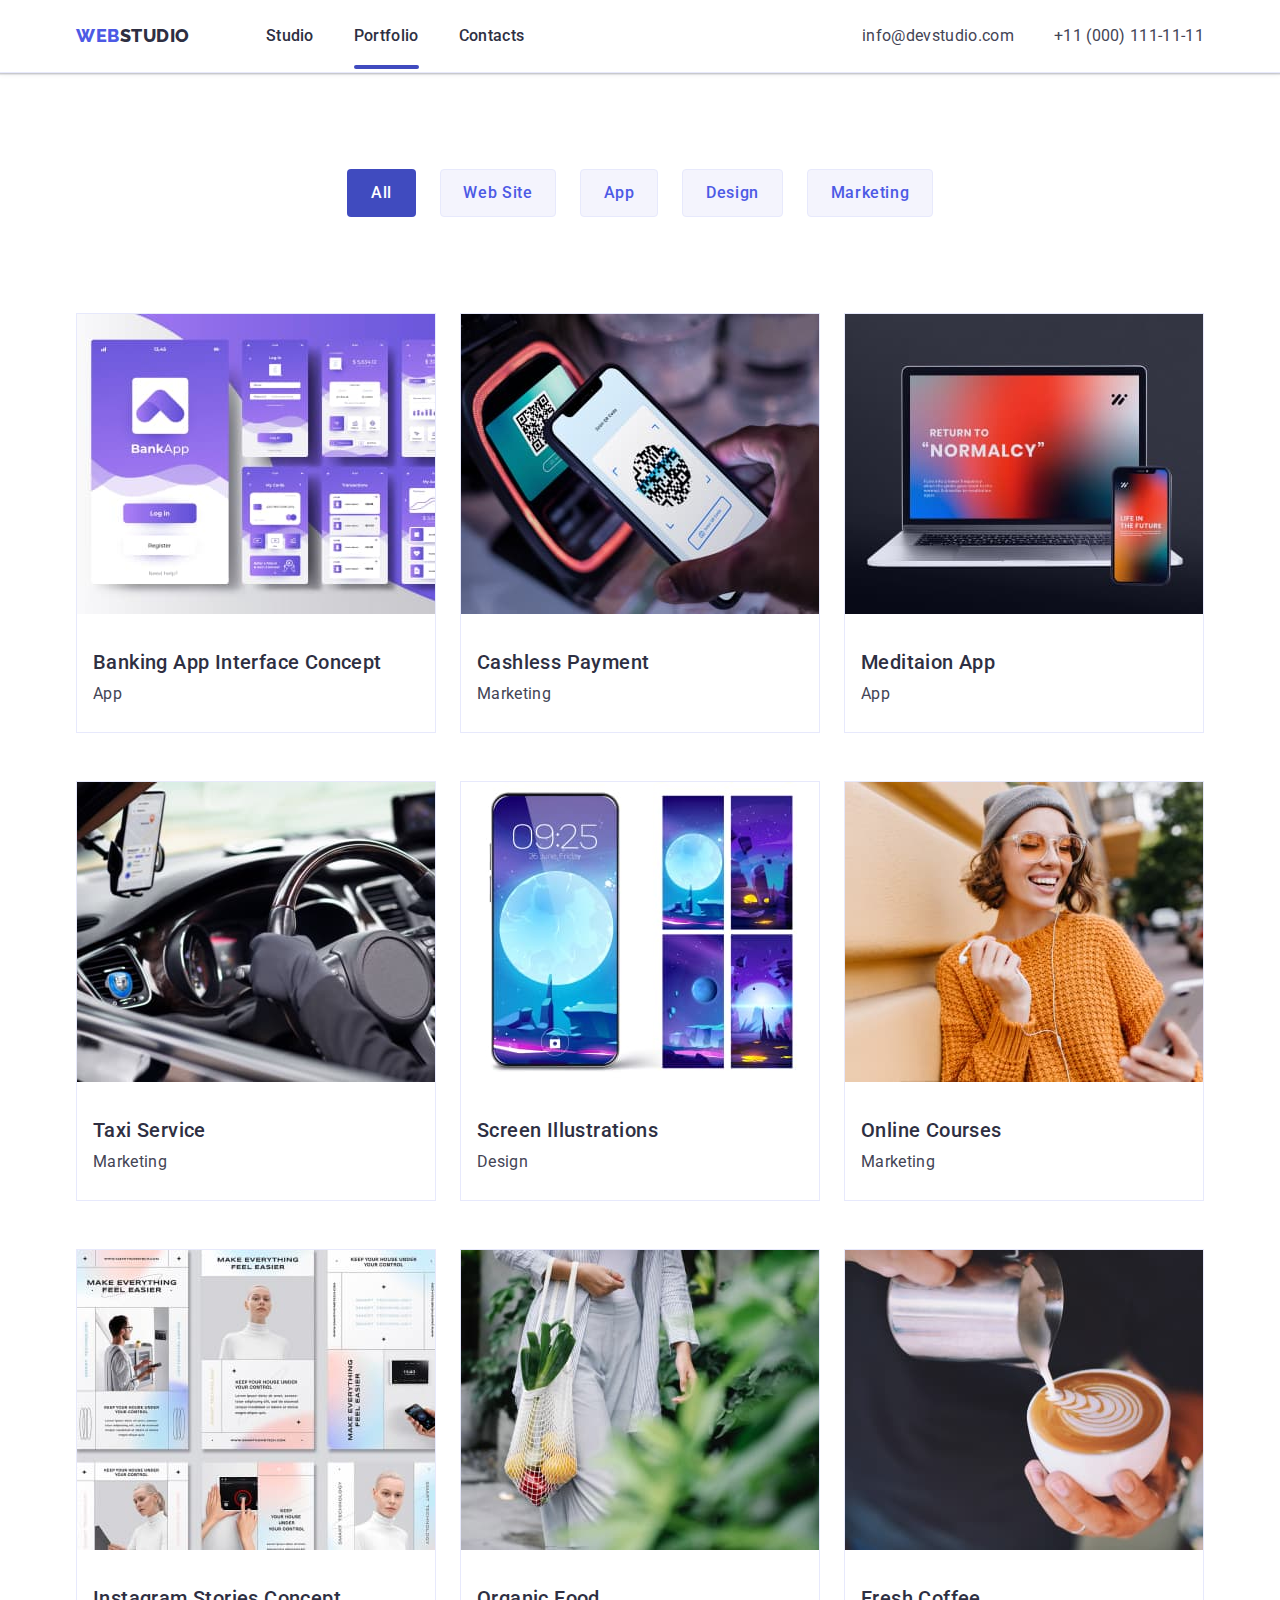
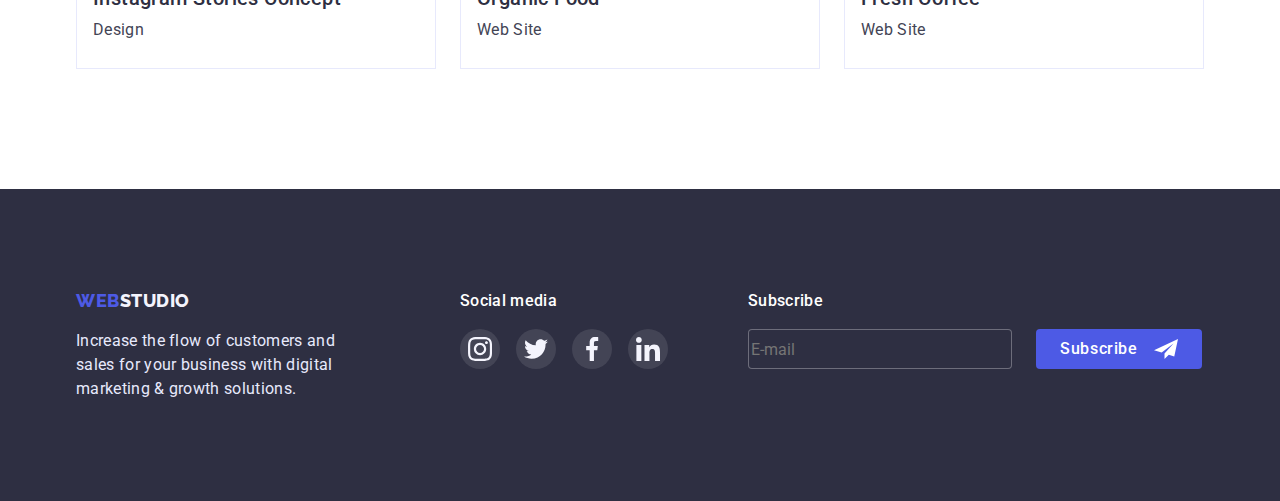
<file: portfolio.html>
<!DOCTYPE html>
<html lang="en">
<head>
    <meta charset="UTF-8">
    <meta http-equiv="X-UA-Compatible" content="IE=edge">
    <meta name="viewport" content="width=device-width, initial-scale=1.0">
    <title>Portfolio</title>
    <link rel="stylesheet" href="https://cdnjs.cloudflare.com/ajax/libs/modern-normalize/1.0.0/modern-normalize.min.css"/>
    <link rel="preconnect" href="https://fonts.googleapis.com">
<link rel="preconnect" href="https://fonts.gstatic.com" crossorigin>
<link href="https://fonts.googleapis.com/css2?family=Raleway:wght@800&family=Roboto:wght@400;500;700&display=swap" rel="stylesheet">
    <link rel="stylesheet" href="./css/style.css">

</head>
<body>
    <header class="header-portfolio">
        <div class="container">
            <div class="div-header">
            <div class="header-container">
                <div class="flex">
        <nav class="header-navigation">
         
        <a class="logo link link-hover" href="./index.html" target="_blank"><span class="web">Web</span><span class="studio">Studio</span></a></div> 
            <ul class="header-menu list">
                <li class="header-item item"><a class="header-link link link-hover" href="./index.html">Studio</a></li>
                <li class="header-item item"><a class="header-link link link-hover curent-portfolio" href="./portfolio.html">Portfolio</a></li>
                <li class="header-item item"><a class="header-link link link-hover" href="#">Contacts</a></li>
            </ul>
        </div>
            
            </nav>
            
                <ul class=" contact-div list">
                    <li class="contakt-item"><a class="contact link link-hover" href="mailto:info@devstudio.com">info@devstudio.com</a></li>
                    <li class="contakt-item"><a class="contact link link-hover" href="tel:+110001111111">+11 (000) 111-11-11</a></li>
                </ul>
            </div>
        </div>
            </div>
     </header>
     <main>
        <section class="section-portfolio">
            <div class="container">
                <div class="container-button-portfolio">
            <ul class="list list-portfolio-batton">
                <li class="item item-portfolio"><button class="button-section-peage" type="button">All</button></li> 
                <li class="item item-portfolio"><button class="button-section two-potrfolio" type="button">Web Site</button></li>
                <li class="item item-portfolio"><button class="button-section three" type="button">App</button></li>
                <li class="item item-portfolio"><button class="button-section thfo" type="button">Design</button></li>
                <li class="item item-portfolio"><button class="button-section fife" type="button">Marketing</button></li>
            </ul>
                </div>
            
            <ul class="list list-portfolio">
                <li class="item item-portfolio-two">
                    <a class="link link-card" href="#">
                        <div class="div-card-div">
                    <img class="img-blue" src="./images/kartu.jpg" alt="kartu" height="300" width="360">
                    <div class="div-card">
                        <p class="p-card">
                            14 Stylish and User-Friendly App Design Concepts · Task Manager App 
                            · Calorie Tracker App · Exotic Fruit Ecommerce App · Cloud Storage App
                        </p>
                    </div>
                        </div>
                
                    <h2 class="description-section">Banking App Interface Concept</h2>
                    <p class="section-tex">App</p>
                        
                </a>
                </li>

                <li class="item item-portfolio-two">
                    <a class="link link-card" href="#">
                        <div class="div-card-div">
                            <img src="./images/qrkod.jpg" alt="qrkod" height="300" width="360">
                    <div class="div-card">
                        <p class="p-card">
                            14 Stylish and User-Friendly App Design Concepts · Task Manager App 
                            · Calorie Tracker App · Exotic Fruit Ecommerce App · Cloud Storage App
                        </p>
                    </div>
                    </div>
                    <h2 class="description-section">Cashless Payment</h2>
                    <p class="section-tex">Marketing</p>
                </a>
                </li>
                    
                <li class="item item-portfolio-two">
                    <a class="link link-card" href="#">
                        <div class="div-card-div">
                            <img src="./images/macboock.jpg" alt="macboock" height="300" width="360">
                    <div class="div-card">
                        <p class="p-card">
                            14 Stylish and User-Friendly App Design Concepts · Task Manager App 
                            · Calorie Tracker App · Exotic Fruit Ecommerce App · Cloud Storage App
                        </p>
                    </div>
                    </div>
                    <h2 class="description-section">Meditaion App</h2>
                    <p class="section-tex">App</p>
                </a>
                </li>

                <li class="item item-portfolio-two">
                    <a class="link link-card" href="#">
                        <div class="div-card-div">
                            <img src="./images/autoryl.jpg" alt="autoryl" height="300" width="360">
                    <div class="div-card">
                        <p class="p-card">
                            14 Stylish and User-Friendly App Design Concepts · Task Manager App 
                            · Calorie Tracker App · Exotic Fruit Ecommerce App · Cloud Storage App
                        </p>
                    </div>
                    </div>
                    <h2 class="description-section">Taxi Service</h2>
                    <p class="section-tex">Marketing</p>
                </a>
                </li>

                <li class="item item-portfolio-two">
                    <a class="link link-card"href="#">
                        <div class="div-card-div">
                            <img src="./images/ekran.jpg" alt="ekran" height="300" width="360">
                    <div class="div-card">
                        <p class="p-card">
                            14 Stylish and User-Friendly App Design Concepts · Task Manager App 
                            · Calorie Tracker App · Exotic Fruit Ecommerce App · Cloud Storage App
                        </p>
                    </div>
                    </div>
                    <h2 class="description-section">Screen Illustrations</h2>
                    <p class="section-tex">Design</p>
                </a>
                </li>

                <li class="item item-portfolio-two">
                    <a class="link link-card"href="#">
                        <div class="div-card-div">
                            <img src="./images/woomen.jpg" alt="woomen" height="300" width="360">
                    <div class="div-card">
                        <p class="p-card">
                            14 Stylish and User-Friendly App Design Concepts · Task Manager App 
                            · Calorie Tracker App · Exotic Fruit Ecommerce App · Cloud Storage App
                        </p>
                    </div>
                    </div>
                    <h2 class="description-section">Online Courses</h2>
                    <p class="section-tex">Marketing</p>
                </a>
                </li>

                <li class="item item-portfolio-two">
                    <a class="link link-card"href="#">
                        <div class="div-card-div">
                            <img src="./images/maket.jpg" alt="maket" height="300" width="360">
                    <div class="div-card">
                        <p class="p-card">
                            14 Stylish and User-Friendly App Design Concepts · Task Manager App 
                            · Calorie Tracker App · Exotic Fruit Ecommerce App · Cloud Storage App
                        </p>
                    </div>
                    </div>
                    <h2 class="description-section">Instagram Stories Concept</h2>
                    <p class="section-tex">Design</p>
                </a>
                </li>

                <li class="item item-portfolio-two">
                    <a class="link link-card" href="#">
                        <div class="div-card-div">
                            <img src="./images/vegetables.jpg" alt="vegetables" height="300" width="360">
                    <div class="div-card">
                        <p class="p-card">
                            14 Stylish and User-Friendly App Design Concepts · Task Manager App 
                            · Calorie Tracker App · Exotic Fruit Ecommerce App · Cloud Storage App
                        </p>
                    </div>
                    </div>
                    <h2 class="description-section">Organic Food</h2>
                    <p class="section-tex">Web Site</p>
                </a>
                </li>

                <li class="item item-portfolio-two">
                    <a class="link link-card" href="#">
                        <div class="div-card-div">
                            <img src="./images/cofee.jpg" alt="cofee" height="300" width="360">
                    <div class="div-card">
                        <p class="p-card">
                            14 Stylish and User-Friendly App Design Concepts · Task Manager App 
                            · Calorie Tracker App · Exotic Fruit Ecommerce App · Cloud Storage App
                        </p>
                    </div>
                    </div>
                    <h2 class="description-section">Fresh Coffee</h2>
                    <p class="section-tex">Web Site</p>
                </a>
                </li>

            </ul>
        </div>
        </section>
     </main>
     <footer class="footer-one">
        <div class="container">
        <div class="container-footer-index ">
        <div><a class="footer-logo link" href="./index.html"><span class="web">Web</span><span class="footer-studio">Studio</span></a>
            <p class="footer-text">Increase the flow of customers and sales
                for your business with digital marketing & growth solutions.</p>
                </div>
        
          <div class="footer-div-two"><h2 class="socialmedia">Social media</h2>
        <ul class="footer-icon">
        <li class="footer-li"><a class="footer-a" href="#"><svg class="footer-svg"><use href="./images/symbol-defs.svg#icon-instagram-2-2-1"></use></svg></a></li>
        <li class="footer-li"><a class="footer-a" href="#"><svg class="footer-svg"><use href="./images/symbol-defs.svg#icon-twitter-1-1"></use></svg></a></li>
        <li class="footer-li"><a class="footer-a" href="#"><svg class="footer-svg"><use href="./images/symbol-defs.svg#icon-facebook-1-1"></use></svg></a></li>
        <li class="footer-li"><a class="footer-a" href="#"><svg class="footer-svg"><use href="./images/symbol-defs.svg#icon-linkedin-1-1"></use></svg></a></li>
    </ul>
          </div>
        
          <div class="footer-div-form" >
            <h2 class="footer-h-form">Subscribe</h2>
            <form class="footer-form">
              <input class="footer-form-input"  type="email" name="email" id="send" placeholder="E-mail">
              <button class="footer-form-button">
                  Subscribe
                  <svg class="footer-form-svg" width="24" height="24">
                      <use href="./images/symbol-defs.svg#ion-Frame-c3-1"></use>
                  </svg>
              </button>
            </form>
        </div>
     
          </div>
    </footer>
</body>
</html>
</file>
<file: css/style.css>
* {
    box-sizing: border-box;
}
.link{
    text-decoration: none;
}

.curent-portfolio::after{
    content: '';
    display: block;
    position: absolute;
    width: 100%;
    height: 4px;
    border-radius: 2px;
    background-color: #404BBF;
    bottom: 0; 
    left: 0;
    opacity: 1;
}

.curent::after{
    content: '';
    display: block;
    position: absolute;
    width: 100%;
    height: 4px;
    border-radius: 2px;
    background-color: #404BBF;
    bottom: 0; 
    left: 0;
    opacity: 1;
}

   .link-hover{
    transition: 250ms cubic-bezier(0.4, 0, 0.2, 1);
   }
.link-hover:active, .link-hover:active span, .link-hover:focus, .link-hover:focus span, .link-hover:hover, .link-hover:hover span {
    color: #404BBF;
}

li{
    list-style-type: none;
}
body{
    font-family: 'Roboto';

}

ul {
    margin: 0;
    padding-left: 0;
}
p,h1,h2,h3{
    margin:0;
}

.header{
    padding-bottom: 24px;
    padding-top: 24px;
}
.header-portfolio{
    box-shadow: 0px 2px 1px rgba(46, 47, 66, 0.08), 0px 1px 1px rgba(46, 47, 66, 0.16), 0px 1px 6px rgba(46, 47, 66, 0.08);
    border-bottom: 1px solid #E7E9FC;
    padding-bottom: 24px;
    padding-top: 24px;
}
.header-menu {
    display: flex;
    
    margin-left: 76px;
    gap: 40px;
}
.header-container {
    display: flex;
    
}
.web{
 
    font-family: 'Raleway';
    font-weight: 800;
    font-size: 18px;
    line-height: 1.33;
    letter-spacing: 0.03em;
    text-transform: uppercase;
    color: #4D5AE5;

}
.logo {
    
    
}

.container {
    
    width: 1158px;
    margin-right: auto;
    margin-left: auto;
    padding-left: 15px;
    padding-right: 15px;
}
.studio{
 
    font-family: 'Raleway';
    font-weight: 800;
    font-size: 18px;
    line-height: 1.33;
    letter-spacing: 0.03em;
    text-transform: uppercase;
    color: #2E2F42;

}
.header-navigation  {
    display: flex;
} 

.div-header{
    display: flex;
    justify-content: space-between;
}
.flex {
    display: flex;
}
.contact-div {
    display: flex;
    
    
    gap: 40px;

}

.header-link {
    /* display: block; */
    position: relative;
    padding-top: 24px;
    font-weight: 500;
    font-size: 16px;
    line-height: 1.5;
    letter-spacing: 0.02em;
    color: #2E2F42;
    padding-bottom: 24px;

}

.contact{
    font-weight: 400;
    font-size: 16px;
    line-height: 1.5;
    letter-spacing: 0.02em;
    color: #434455;
    

}
.section-one{

    width: 1440px;
    height: 600px;
    margin-left: auto;
    margin-right: auto;
    background-size: cover;
    background-repeat: no-repeat;
    background-position: center;
    background-image: linear-gradient(rgba(46, 47, 66, 0.7),rgba(46, 47, 66, 0.7)),url(../images/home\ \(1\).jpg);
    text-align: center;
    padding-top: 188px;
    padding-bottom: 188px;

}
.container-section-one{
    position: absolute;
    padding-left: 473px;
    padding-right: 473px;

    padding-top:  188px;
    margin-bottom: 48px;
}
.hero-title-one{
    align-items: center;
    font-size: 56px;
    line-height: 1.07;
    font-weight: 700;
    letter-spacing: 0.02em;
    color: #FFFFFF;
}



.container-button {
    
    
   
    
}
.peage-button{
    font-weight: 500;
    font-size: 16px;
    line-height: 1.5;
    letter-spacing: 0.04em;
    color: #FFFFFF;
    width: 169px;
    height: 56px;
    align-items: center;
    margin-top: 48px;
    
    background: #4D5AE5;
    box-shadow: 0px 4px 4px rgba(0, 0, 0, 0.15);
    border-radius: 4px;
    border: none;
    cursor: pointer;


}

.peage-button:hover{
    background: #404BBF;
box-shadow: 0px 4px 4px rgba(0, 0, 0, 0.15);
border-radius: 4px;
cursor: pointer;
}

.modal-div.is-hidden .modal-index{
    transform: translate (-50% -50%) scale(0);
}

.is-hidden{
    opacity: 0;
    visibility: hidden;
    pointer-events: none;
}

.modal-div{
    
    position: fixed;
    width: 100%;
    height: 100%;
    top: 0;
    left: 0;
    box-shadow: 0px 1px 1px rgba(0, 0, 0, 0.14), 0px 1px 3px rgba(0, 0, 0, 0.12), 0px 2px 1px rgba(0, 0, 0, 0.2);
    background: rgba(46, 47, 66, 0.4);
    transition: 250ms cubic-bezier(0.4, 0, 0.2, 1);

}

 .modal-index{
    position: absolute;
    top: 50%;
    left: 50%;
    transform: translate(-50%, -50%) scale(1);
    transition: transform 250ms cubic-bezier(0.4, 0, 0.2, 1);
    width: 408px;
    min-height: 576px;
    background-color: #FCFCFC;
    border-radius: 4px;
    padding: 24px;
    box-shadow: 0px 1px 1px rgba(0, 0, 0, 0.14), 0px 1px 3px rgba(0, 0, 0, 0.12), 0px 2px 1px rgba(0, 0, 0, 0.2);
 }

 .modal-button-close{

    display: flex;
    align-items: center;
    justify-content: center;
    border-radius: 50%;
    background-color: #E7E9FC;
    border: 1px solid rgba(0, 0, 0, 0.1);
    right: 24px;
    margin-left: auto; 
    width: 24px;
    height: 24px;
    cursor: pointer;
    
    
 }

 .modal-button-close:hover, .modal-button-close:focus, .modal-button-close:active{
    background-color: #404BBF;
    border: 1px solid rgba(0, 0, 0, 0.1);
 }

 

 .madal-use{
    width: 8px;
    height: 8px;
 }

.indexclasssvg{
    background: #F4F4FD;
    width: 264px;
    height: 112px;
    border-radius: 10px;
    margin-bottom: 4px;
    display: flex;
    justify-content: center;
    align-items: center;
}



.icon-one{
    width: 64px;
    height: 64px;
    
}
.container-section-two{
    display: flex;



}
.section-two-li {
    margin-right: 24px;
    
}
.section-two-li:nth-child(4) {
    margin-right: 0;
}
.hero-section {
    padding-top: 120px;
    padding-bottom: 120px;
}
.section-three{
    padding-bottom: 120px;
}
.hero-title{
    font-weight: 500;
    font-size: 20px;
    line-height: 0.83;
    letter-spacing: 0.02em;
    color: #2E2F42;
    margin-bottom: 8px;
}
.hero-text{
    font-weight: 400;
    font-size: 16px;
    line-height: 1.5;
    letter-spacing: 0.02em;
    color: #434455;
}
.description-one{
    text-align: center;
    font-size: 36px;
    line-height: 1.1;
    letter-spacing: 0.02em;
    color: #2E2F42;
    margin-bottom: 72px;
    height: 40px;
}
.img-card {
    display: flex;
    
}
.hero-title{
    font-weight: 500;
    font-size: 20px;
    line-height: 1.2;
    letter-spacing: 0.02em;
    color: #2E2F42;
}
.hero-text{
    font-weight: 400;
    font-size: 16px;
    line-height: 1.5;
    letter-spacing: 0.02em;
    color: #434455;
}
.img-li {
    margin-right: 24px;
    box-sizing: border-box;

    border: 1px solid #E7E9FC;
    background: linear-gradient(0deg, rgba(77, 90, 229, 0.1), rgba(77, 90, 229, 0.1)), url(photo-1545235617-7a424c1a60cc.jpg);
}
.img-li:nth-child(3) {
    margin-right: 0;
}
.section-two{
    background: #F4F4FD;
    padding-top: 120px;
    padding-bottom: 120px;
}
.description{
    text-align: center;
    font-size: 36px;
    line-height: 1.1;
    letter-spacing: 0.02em;
    color: #2E2F42;
    margin-bottom: 72px;
    height: 40px;
}

.img-card-two{
    display: flex;
}

.img-li-two{
    width: 264px;
    height: 428px;
    margin-right: 24px;
    box-shadow: 0px 1px 6px rgba(46, 47, 66, 0.08), 0px 1px 1px rgba(46, 47, 66, 0.16), 0px 2px 1px rgba(46, 47, 66, 0.08);
    border-radius: 0px 0px 4px 4px;
    background: #FFFFFF;
}

.img-li-two:nth-child(4){
    margin-right: 0;
}

.two{
    text-align: center;
    padding-top: 32px;
    

}

.hero-text-two{
    text-align: center;
    margin-bottom: 8px;
}

.icon-ul{
    display: flex;
    padding: 0px;
    gap: 24px;
    width: 232px;
    height: 40px;
    margin-left: auto;
    margin-right: auto;
}

.icon-a{
    display: flex; 
    justify-content: center;
    align-items: center;
    width: 40px;
    height: 40px;
    border-radius: 50px;
    background-color: #4D5AE5;
}

.icon-a:hover, .icon-a:focus{
    background: #404BBF;
    transition: 250ms cubic-bezier(0.4, 0, 0.2, 1);

}



.iut {
   width:16px ; 
   height: 16px;
}

.section-icon{
    padding-top: 130px;
    padding-bottom: 120px;

}
.description-icon{
    text-align: center;
    font-size: 36px;
    line-height: 1.1;
    letter-spacing: 0.02em;
    color: #2E2F42;
    height: 40px;
    
    margin-bottom: 72px;
    
}

.container-section-fife{
    display: flex;
    
 }

.section-fife-li{
    margin-right:24px;
}

.section-fife-li:nth-child(6){
    margin-right:0;
}

.svg-ul-icon{
    display: flex;
    height: 100%;
}



.icon-a-background{
    display: flex;
    padding: 16px 32px;
    width: 168px;
    height: 88px;
    border: 1px solid #8E8F99;
    border-radius: 4px;
    justify-content: center;
    align-items: center;
    color: #8E8F99;
}

.icon-a-background:hover, .icon-a-background:focus {
    border: 1px solid #404BBF;
    color:  #404BBF;
    outline: none;
    transition: 250ms cubic-bezier(0.4, 0, 0.2, 1);

}


.footer-one{
    background: #2E2F42;
    padding-bottom: 100px;
    padding-top: 100px;
}



.footer-text{
    font-weight: 400;
    font-size: 16px;
    line-height: 1.5;
    letter-spacing: 0.02em;
    color: #E7E9FC;
    
    margin-top: 16px;
   
    width: 264px;
    
}
.footer-studio{
    font-family: 'Raleway';
    font-weight: 800;
    font-size: 18px;
    line-height: 1.16;
    letter-spacing: 0.03em;
    text-transform: uppercase;
    color: #F4F4FD;
}

.footer-div-two{
    display: inline-block;
    margin-left: 120px;
}

.footer-icon{ 
    gap: 16px;
    display: flex;
    margin-top: 16px;

}
.footer-li{
    width: 40px;
    height: 40px;
}

.footer-a{
    display: flex;
    justify-content: center;
    align-items: center;
    background: rgba(255, 255, 255, 0.1);
    border-radius: 50%;
    width: 100%;
    height: 100%;

}

.footer-a:hover, .footer-a:focus {
    background: #31D0AA;
    outline: none;
    transition: 250ms cubic-bezier(0.4, 0, 0.2, 1);

}


.footer-svg{
    width: 24px;
    height: 24px;
}
    
.container-footer-index{
    display: flex;
}

/* Footer-Form */

.footer-div-form{
    margin-left: 80px;
}

.footer-form{
    display: flex;
    align-items: center;
}
.footer-h-form{
    font-weight: 500;
    font-size: 16px;
    line-height: 24px;
    letter-spacing: 0.02em;
    color: #FFFFFF;
    margin-bottom: 16px;
}

.footer-form-input{
    
    border: 1px solid rgba(255, 255, 255, 0.3);
    background: #2E2F42;
    border-radius: 4px;
    width: 264px;
    height: 40px;
}

.footer-form-button{
    border: none;
    background-color: #4D5AE5;
border-radius: 4px;
font-weight: 500;
font-size: 16px;
line-height: 24px;
display: flex;
align-items: center;
text-align: center;
letter-spacing: 0.04em;
color: #FFFFFF;
padding-bottom: 8px;
padding-top: 8px;
padding-left: 24px;
padding-right: 24px;
gap: 16px;
min-width: 165px;
margin-left: 24px;
height: 40px;
}
.footer-form-button:hover {
    background-color: #404BBF;
    box-shadow: 0px 4px 4px rgba(0, 0, 0, 0.15);
    border-radius: 4px;
cursor: pointer;
transition: 2500ms cubic-bezier(0.4, 0, 0.2, 1);

}
.footer-form-svg{
    width:24px;
    height:24px;
}

.button-section-peage{
    font-weight: 500;
    font-size: 16px;
    line-height: 1.5;
    letter-spacing: 0.04em;
    color: #FFFFFF;
    background: #404BBF;
    /* box-shadow: 0px 3px 1px rgba(0, 0, 0, 0.1), 0px 2px 1px rgba(0, 0, 0, 0.08), 0px 2px 2px rgba(0, 0, 0, 0.12); */
    border-radius: 4px;
    width: 69px;
    height: 48px;
    padding: 12px 24px;
    border:none;
    cursor: pointer;

}

.button-section-peage:hover, .button-srction-peage:focus, .button-srction-peage:active {
    transition: 250ms cubic-bezier(0.4, 0, 0.2, 1);
    background: #404BBF;
    box-shadow: 0px 3px 1px rgba(0, 0, 0, 0.1), 0px 2px 1px rgba(0, 0, 0, 0.08), 0px 2px 2px rgba(0, 0, 0, 0.12);
    border-radius: 4px;
    border: none;

}

.two-potrfolio{
    width: 116px;
}
.three{
    width: 78px;
}
.thfo{
    width: 101px;
}
.fife{
    width: 126px;
}
.button-section{
    font-weight: 500;
    font-size: 16px;
    line-height: 1.5;
    letter-spacing: 0.04em;
    color: #4D5AE5;
    border: 1px solid #E7E9FC;
    border-radius: 4px;
    background: #F4F4FD;
    height: 48px;
    cursor: pointer;
    transition: 250ms cubic-bezier(0.4, 0, 0.2, 1);


}
.button-section:hover, .button-section:focus{
    
    background: #404BBF;
    box-shadow: 0px 3px 1px rgba(0, 0, 0, 0.1), 0px 2px 1px rgba(0, 0, 0, 0.08), 0px 2px 2px rgba(0, 0, 0, 0.12);
    border-radius: 4px;
    color: #FFFFFF;
    outline: none;
    cursor: pointer;
}

.div-card-div{
    position: relative;
    overflow: hidden;
}

.div-card{
    padding: 40px 32px;
    position: absolute;
    background: #4D5AE5;
    opacity: 0;
    width: 100%;
    height: 100%;
    top: 0;
    left: 0;
    transform:translateY(100%);
    transition: tranform 2500ms cubic-bezier(0.4, 0, 0.2, 1), opacity 250ms cubic-bezier(0.4, 0, 0.2, 1);
    
}

.link-card:hover .div-card,.link-card:focus .div-card{
    transform: translateY(0);
    opacity: 1;
    transition: 250ms cubic-bezier(0.4, 0, 0.2, 1);
}


.link-card:hover .p-card,.link-card:focus .p-card{
    opacity: 1;
    transition: 250ms cubic-bezier(0.4, 0, 0.2, 1);
}

.p-card{
    height: 100%;
    font-family: 'Roboto';
    font-style: normal;
    font-weight: 400;
    font-size: 16px;
    line-height: 1.5;
    letter-spacing: 0.02em;
    color: #F4F4FD;
    opacity: 0;

}

.description-section{
    font-weight: 500;
    font-size: 20px;
    line-height: 1.2;
    letter-spacing: 0.02em;
    color: #2E2F42;
    margin-top: 32px;
     margin-left: 16px;
}

.section-tex{
    font-weight: 400;
    font-size: 16px;
    line-height: 1.5;
    letter-spacing: 0.02em;
    color: #434455;
    margin-top: 8px;
    margin-left: 16px;
}
.container-button-portfolio{
    display: flex;
}

.list-portfolio{
    display: flex;
    padding-top: 96px;
    flex-wrap: wrap;

}

.list-portfolio-batton {
    display: flex;
    
    padding-top: 96px;
    flex-wrap: wrap;
   margin-left: auto;
   margin-right: auto;
}

.item-portfolio{
    margin-right: 24px;
}


.img-blue:hover{
    background: #4D5AE5;
}

.item-portfolio:nth-child(5){
    margin-right: 0;
}

.item-portfolio-two{
    width: 360px;
    height: 420px;
    background: #FFFFFF;
    box-sizing: border-box;
    border: 1px solid #E7E9FC;
    margin-right: 24px;
    margin-bottom: 48px;
}
.item-portfolio-two{

}


.item-portfolio-two:hover{
    box-shadow: 0px 1px 6px rgba(46, 47, 66, 0.08), 0px 1px 1px rgba(46, 47, 66, 0.16), 0px 2px 1px rgba(46, 47, 66, 0.08);
    
}

.item-portfolio-two:nth-child(3) {
    margin-right: 0;
}
.item-portfolio-two:nth-child(6) {
    margin-right: 0;
}
.item-portfolio-two:nth-child(9) {
    margin-right: 0;
    margin-bottom: 0;
}
.item-portfolio-two:nth-child(7) {
    
    margin-bottom: 0;
}
.item-portfolio-two:nth-child(8) {
    
    margin-bottom: 0;
}

.section-portfolio {
    padding-bottom: 120px;
}
.socialmedia{
    font-weight: 500;
    font-size: 16px;
    line-height: 1.5;
    letter-spacing: 0.02em;
    color: #FFFFFF;
    
    
    
    
}

.modal-form{
    margin-top: 24px;
}
.modal-h{
    font-weight: 500;
    font-size: 16px;
    line-height: 24px;
    text-align: center;
    letter-spacing: 0.02em;
    color: #2E2F42;
    margin-bottom: 16px;
    
}
/* Form */


.modal-div-form{
    margin-bottom: -8px;
    display: flex;
    flex-direction: column;
}

.modal-label{
font-weight: 400;
font-size: 12px;
line-height: 14px;
letter-spacing: 0.04em;
color: #8E8F99;
margin-right: auto;
margin-bottom: 4px;

}


.modal-input{
    border: 1px solid rgba(33, 33, 33, 0.2);
    border-radius: 4px;
    position: relative;
    height: 40px;
    padding-left: 38px;
    outline: none;

}

.modal-input:focus {
    border-color: 10px solid #4D5AE5;
    border-radius: 4px;
   
}

.modal-input:focus + .modal-svg{
    fill: #4D5AE5;
}

.modal-svg{
        fill: #2E2F42;
        position: relative;
        bottom: 28px;
        width: 18px;
        height: 18px;
        left: 16px;

    }

   

    textarea{
        padding: 8px  16px;
        border: 1px solid rgba(33, 33, 33, 0.2);
        border-radius: 4px;
        resize: none;
    }

    .div-modal-button{
        display: flex;
      justify-content: center;
      
      
    }

    .modal-button{
        color: #FFFFFF;
        background: #4D5AE5;
        box-shadow: 0px 4px 4px rgba(0, 0, 0, 0.15);
        border-radius: 4px;
        align-items: center;
        text-align: center;
        letter-spacing: 0.04em;
        font-weight: 500;
        font-size: 16px;
        line-height: 24px;
        min-width: 170px;
        padding: 16px 32px;
        border: none;
}

.modal-button:hover{
    background: #404BBF;
    box-shadow: 0px 4px 4px rgba(0, 0, 0, 0.15);
}

.checkbox-span{
    content: "";
    display: inline;
    width: 16px;
    height: 16px;
    border-radius: 2px;
    border: 1.25px solid #2E2F42;
    transition: 250ms cubic-bezier(0.4, 0, 0.2, 1);

}

.checkbox:checked + .checkbox-span{
    background-image: url(../images/Property\ 1=click\ \(1\).svg);
    background-size: contain;
    border: none;
position: relative;
}

.checkbox-span-two{
    width: 16px;
    height: 16px;
}

.div-checkbox{
    display: flex;
    align-items: center;
    justify-content: center;
    position: relative;
    height: 16px;
    
    margin-bottom:24px;
    margin-top: 16px;

}

.checkbox{
    /* left: 0px;
    width: 16px;
    height: 16px;
    border: 1.25px solid #2E2F42;
    border-radius: 2px; */
    /* margin-top: 16px; */
    position: absolute;
    width: 1px;
    height: 1px;
    margin: -1px;
    padding: 0;
    overflow: hidden;
    border: 0;
    clip: rect(0 0 0 0);


}

.modal-p{
    /* margin-top: 16px; */
    font-weight: 400;
    font-size: 12px;
    line-height: 14px;
    letter-spacing: 0.04em;
    color: #757575;
    /* right: auto;
    left: auto; */
}
</file>
